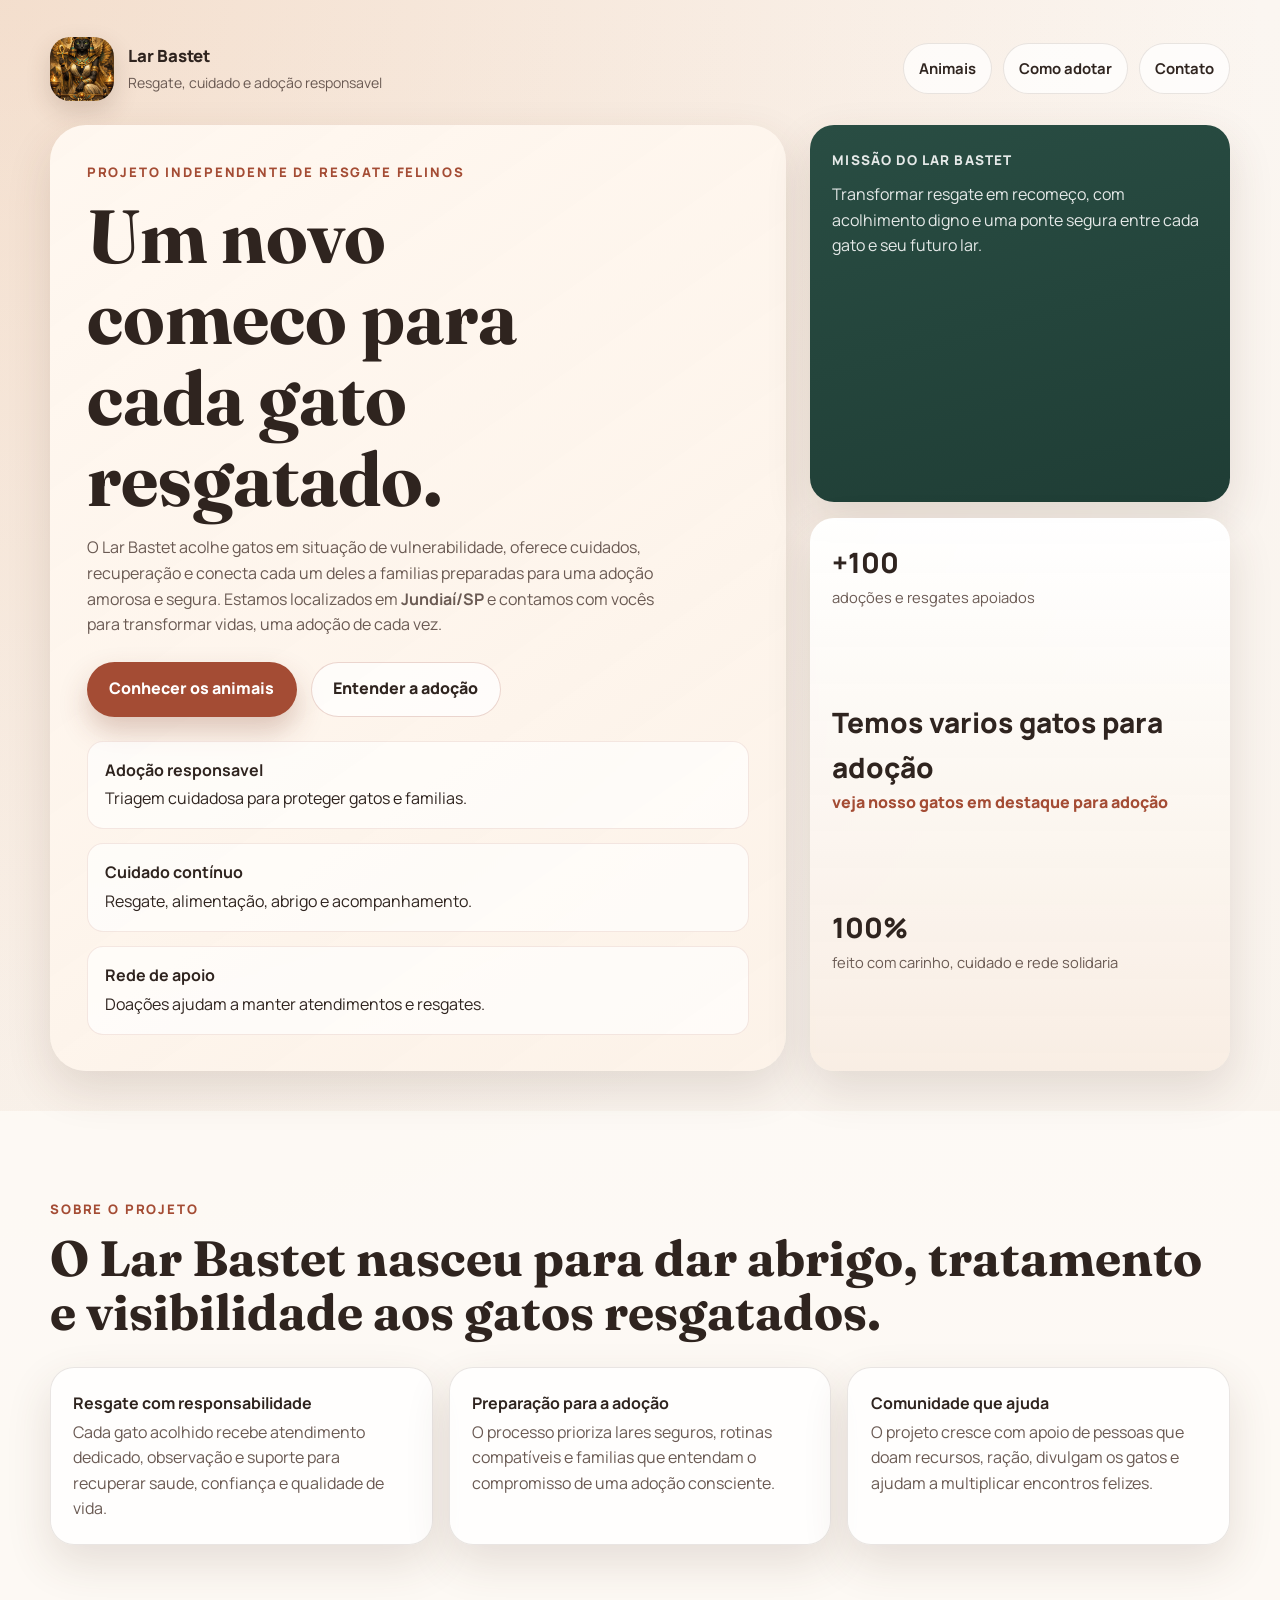
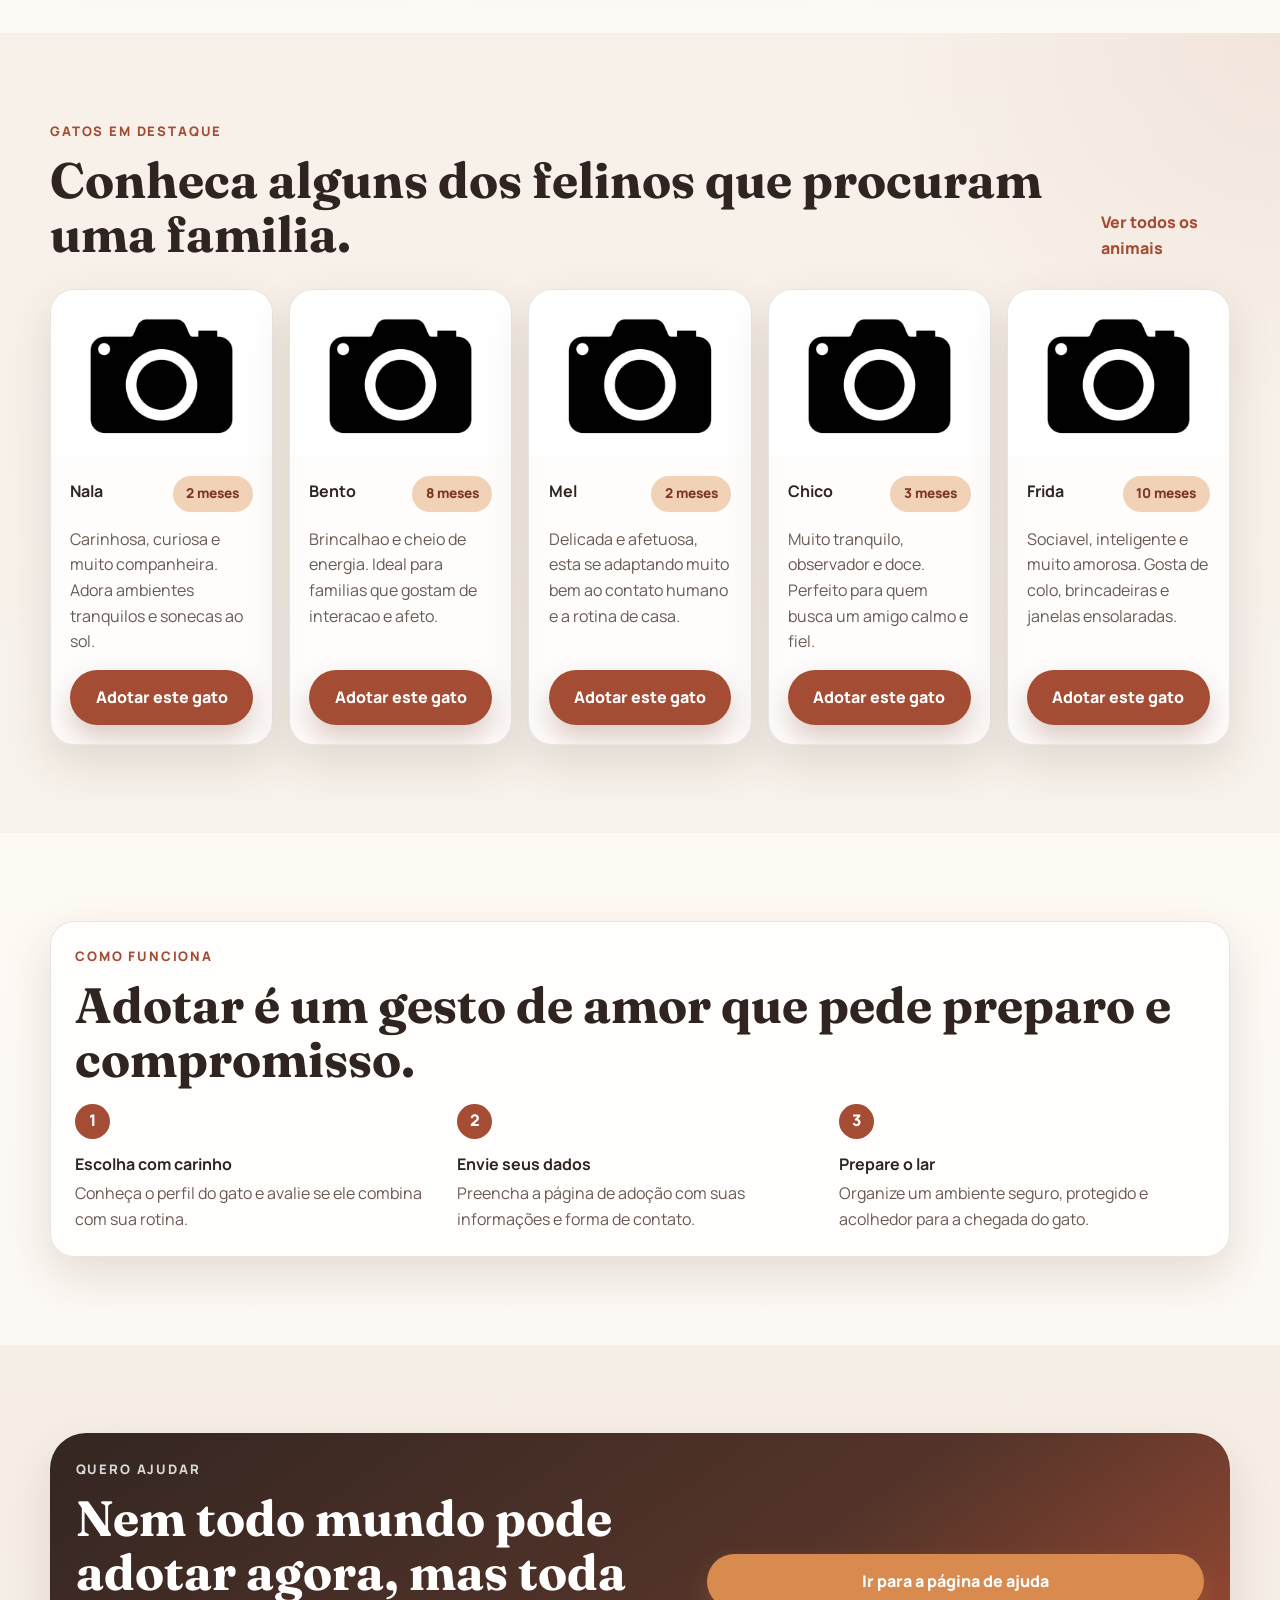
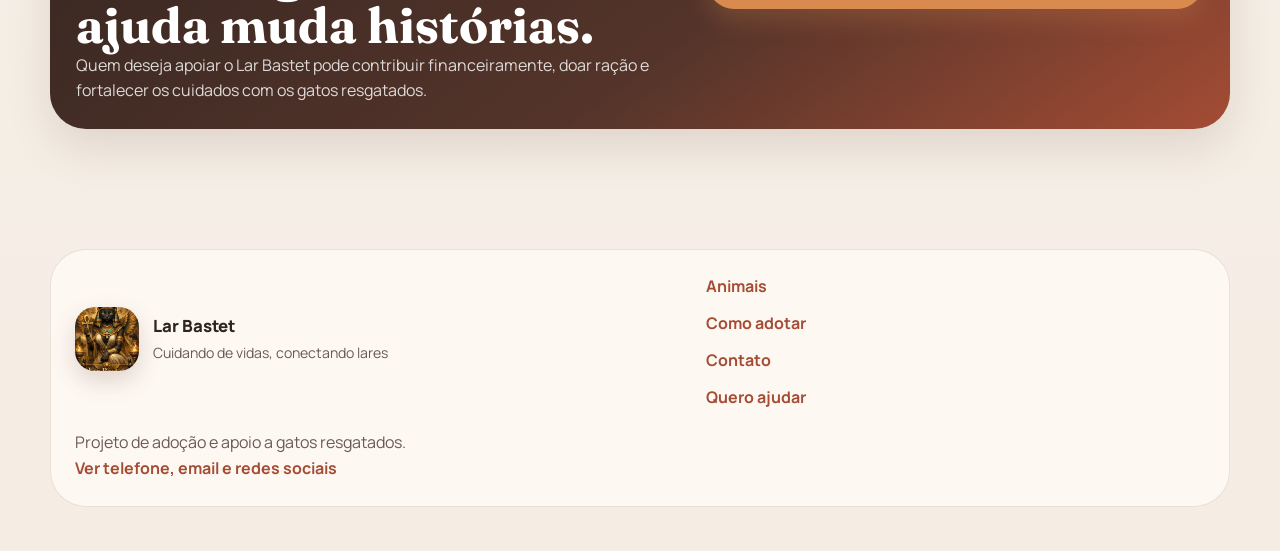
<file: index.html>
<!DOCTYPE html>
<html lang="pt-BR">
<head>
  <meta charset="UTF-8">
  <meta name="viewport" content="width=device-width, initial-scale=1.0">
  <title>Lar Bastet | Resgate e Adocao de Gatos</title>
  <link rel="icon" type="image/png" sizes="32x32" href="./src/img/logo.jpeg">
  <meta
    name="description"
    content="Lar Bastet e um projeto de resgate e adocao responsavel de gatos. Conheca nossos felinos, saiba como adotar e descubra como ajudar."
  >
  <link rel="preconnect" href="https://fonts.googleapis.com">
  <link rel="preconnect" href="https://fonts.gstatic.com" crossorigin>
  <link
    href="https://fonts.googleapis.com/css2?family=Fraunces:wght@600;700&family=Manrope:wght@400;500;600;700;800&display=swap"
    rel="stylesheet"
  >
  <link rel="stylesheet" href="./src/css/style.css">
</head>
<body>
  <header class="site-header">
    <div class="container">
      <div class="topbar">
        <a class="brand" href="./index.html" aria-label="Pagina inicial Lar Bastet">
          <img src="./src/img/logo.jpeg" alt="Logo do projeto Lar Bastet" class="brand-logo">
          <div class="brand-copy">
            <strong>Lar Bastet</strong>
            <span>Resgate, cuidado e adoção responsavel</span>
          </div>
        </a>

        <nav class="main-nav" aria-label="Principal">
          <a href="./animais.html">Animais</a>
          <a href="./como-adotar.html">Como adotar</a>
          <a href="./contato.html">Contato</a>
        </nav>
      </div>

      <section class="hero">
        <div class="hero-copy">
          <p class="eyebrow">Projeto independente de resgate felinos</p>
          <h1>Um novo comeco para cada gato resgatado.</h1>
          <p class="hero-text">
            O Lar Bastet acolhe gatos em situação de vulnerabilidade, oferece cuidados,
            recuperação e conecta cada um deles a familias preparadas para uma adoção amorosa e segura.
            Estamos localizados em <strong>Jundiaí/SP</strong> e contamos com vocês para transformar vidas, uma adoção de cada vez.
          </p>

          <div class="hero-actions">
            <a class="button button-primary" href="./animais.html">Conhecer os animais</a>
            <a class="button button-secondary" href="./como-adotar.html">Entender a adoção</a>
          </div>

          <ul class="hero-highlights" aria-label="Destaques do projeto">
            <li>
              <strong>Adoção responsavel</strong>
              <span>Triagem cuidadosa para proteger gatos e familias.</span>
            </li>
            <li>
              <strong>Cuidado contínuo</strong>
              <span>Resgate, alimentação, abrigo e acompanhamento.</span>
            </li>
            <li>
              <strong>Rede de apoio</strong>
              <span>Doações ajudam a manter atendimentos e resgates.</span>
            </li>
          </ul>
        </div>

        <aside class="hero-panel">
          <div class="panel-card panel-card-highlight">
            <span class="panel-label">Missão do Lar Bastet</span>
            <p>
              Transformar resgate em recomeço, com acolhimento digno e
              uma ponte segura entre cada gato e seu futuro lar.
            </p>
          </div>

          <div class="panel-card stats-card">
            <div>
              <strong>+100</strong>
              <span>adoções e resgates apoiados</span>
            </div>
            <div>
              <strong>Temos varios gatos para adoção</strong>
              <a href="./animais.html" class="text-link">veja nosso gatos em destaque para adoção</a>
            </div>
            <div>
              <strong>100%</strong>
              <span>feito com carinho, cuidado e rede solidaria</span>
            </div>
          </div>
        </aside>
      </section>
    </div>
  </header>

  <main>
    <section class="section section-light">
      <div class="container">
        <div class="section-heading">
          <p class="eyebrow">Sobre o projeto</p>
          <h2>O Lar Bastet nasceu para dar abrigo, tratamento e visibilidade aos gatos resgatados.</h2>
        </div>

        <div class="about-grid">
          <article class="about-card">
            <h3>Resgate com responsabilidade</h3>
            <p>
              Cada gato acolhido recebe atendimento dedicado, observação e suporte para recuperar
              saude, confiança e qualidade de vida.
            </p>
          </article>

          <article class="about-card">
            <h3>Preparação para a adoção</h3>
            <p>
              O processo prioriza lares seguros, rotinas compatíveis e familias que entendam
              o compromisso de uma adoção consciente.
            </p>
          </article>

          <article class="about-card">
            <h3>Comunidade que ajuda</h3>
            <p>
              O projeto cresce com apoio de pessoas que doam recursos, ração,
              divulgam os gatos e ajudam a multiplicar encontros felizes.
            </p>
          </article>
        </div>
      </div>
    </section>

    <section class="section featured-section">
      <div class="container">
        <div class="section-heading section-heading-inline">
          <div>
            <p class="eyebrow">Gatos em destaque</p>
            <h2>Conheca alguns dos felinos que procuram uma familia.</h2>
          </div>
          <a class="text-link" href="./animais.html">Ver todos os animais</a>
        </div>

        <div class="cat-grid">
          <article class="cat-card">
            <img src="./src/img/imagemEx.jpg" alt="Gata Nala disponivel para adocao">
            <div class="cat-card-content">
              <div class="cat-card-header">
                <h3>Nala</h3>
                <span>2 meses</span>
              </div>
              <p>Carinhosa, curiosa e muito companheira. Adora ambientes tranquilos e sonecas ao sol.</p>
              <a class="button button-primary button-full" href="./como-adotar.html">Adotar este gato</a>
            </div>
          </article>

          <article class="cat-card">
            <img src="./src/img/imagemEx.jpg" alt="Gato Bento disponivel para adocao">
            <div class="cat-card-content">
              <div class="cat-card-header">
                <h3>Bento</h3>
                <span>8 meses</span>
              </div>
              <p>Brincalhao e cheio de energia. Ideal para familias que gostam de interacao e afeto.</p>
              <a class="button button-primary button-full" href="./como-adotar.html">Adotar este gato</a>
            </div>
          </article>

          <article class="cat-card">
            <img src="./src/img/imagemEx.jpg" alt="Gata Mel disponivel para adocao">
            <div class="cat-card-content">
              <div class="cat-card-header">
                <h3>Mel</h3>
                <span>2 meses</span>
              </div>
              <p>Delicada e afetuosa, esta se adaptando muito bem ao contato humano e a rotina de casa.</p>
              <a class="button button-primary button-full" href="./como-adotar.html">Adotar este gato</a>
            </div>
          </article>

          <article class="cat-card">
            <img src="./src/img/imagemEx.jpg" alt="Gato Chico disponivel para adocao">
            <div class="cat-card-content">
              <div class="cat-card-header">
                <h3>Chico</h3>
                <span>3 meses</span>
              </div>
              <p>Muito tranquilo, observador e doce. Perfeito para quem busca um amigo calmo e fiel.</p>
              <a class="button button-primary button-full" href="./como-adotar.html">Adotar este gato</a>
            </div>
          </article>

          <article class="cat-card">
            <img src="./src/img/imagemEx.jpg" alt="Gata Frida disponivel para adocao">
            <div class="cat-card-content">
              <div class="cat-card-header">
                <h3>Frida</h3>
                <span>10 meses</span>
              </div>
              <p>Sociavel, inteligente e muito amorosa. Gosta de colo, brincadeiras e janelas ensolaradas.</p>
              <a class="button button-primary button-full" href="./como-adotar.html">Adotar este gato</a>
            </div>
          </article>
        </div>
      </div>
    </section>

    <section class="section section-light">
      <div class="container">
        <div class="adoption-box">
          <div>
            <p class="eyebrow">Como funciona</p>
            <h2>Adotar é um gesto de amor que pede preparo e compromisso.</h2>
          </div>

          <div class="adoption-steps">
            <article>
              <span>1</span>
              <h3>Escolha com carinho</h3>
              <p>Conheça o perfil do gato e avalie se ele combina com sua rotina.</p>
            </article>
            <article>
              <span>2</span>
              <h3>Envie seus dados</h3>
              <p>Preencha a página de adoção com suas informações e forma de contato.</p>
            </article>
            <article>
              <span>3</span>
              <h3>Prepare o lar</h3>
              <p>Organize um ambiente seguro, protegido e acolhedor para a chegada do gato.</p>
            </article>
          </div>
        </div>
      </div>
    </section>

    <section class="section support-section">
      <div class="container support-box">
        <div>
          <p class="eyebrow">Quero ajudar</p>
          <h2>Nem todo mundo pode adotar agora, mas toda ajuda muda histórias.</h2>
          <p>
            Quem deseja apoiar o Lar Bastet pode contribuir financeiramente,
            doar ração e fortalecer os cuidados com os gatos resgatados.
          </p>
        </div>

        <a class="button button-accent" href="./quero-ajudar.html">Ir para a página de ajuda</a>
      </div>
    </section>
  </main>

  <footer class="site-footer">
    <div class="container footer-grid">
      <div>
        <a class="brand brand-footer" href="./index.html">
          <img src="./src/img/logo.jpeg" alt="Logo do Lar Bastet" class="brand-logo">
          <div class="brand-copy">
            <strong>Lar Bastet</strong>
            <span>Cuidando de vidas, conectando lares</span>
          </div>
        </a>
      </div>

      <div class="footer-links">
        <a href="./animais.html">Animais</a>
        <a href="./como-adotar.html">Como adotar</a>
        <a href="./contato.html">Contato</a>
        <a href="./quero-ajudar.html">Quero ajudar</a>
      </div>

      <div class="footer-contact">
        <p>Projeto de adoção e apoio a gatos resgatados.</p>
        <a href="./contato.html">Ver telefone, email e redes sociais</a>
      </div>
    </div>
  </footer>
</body>
</html>
</file>
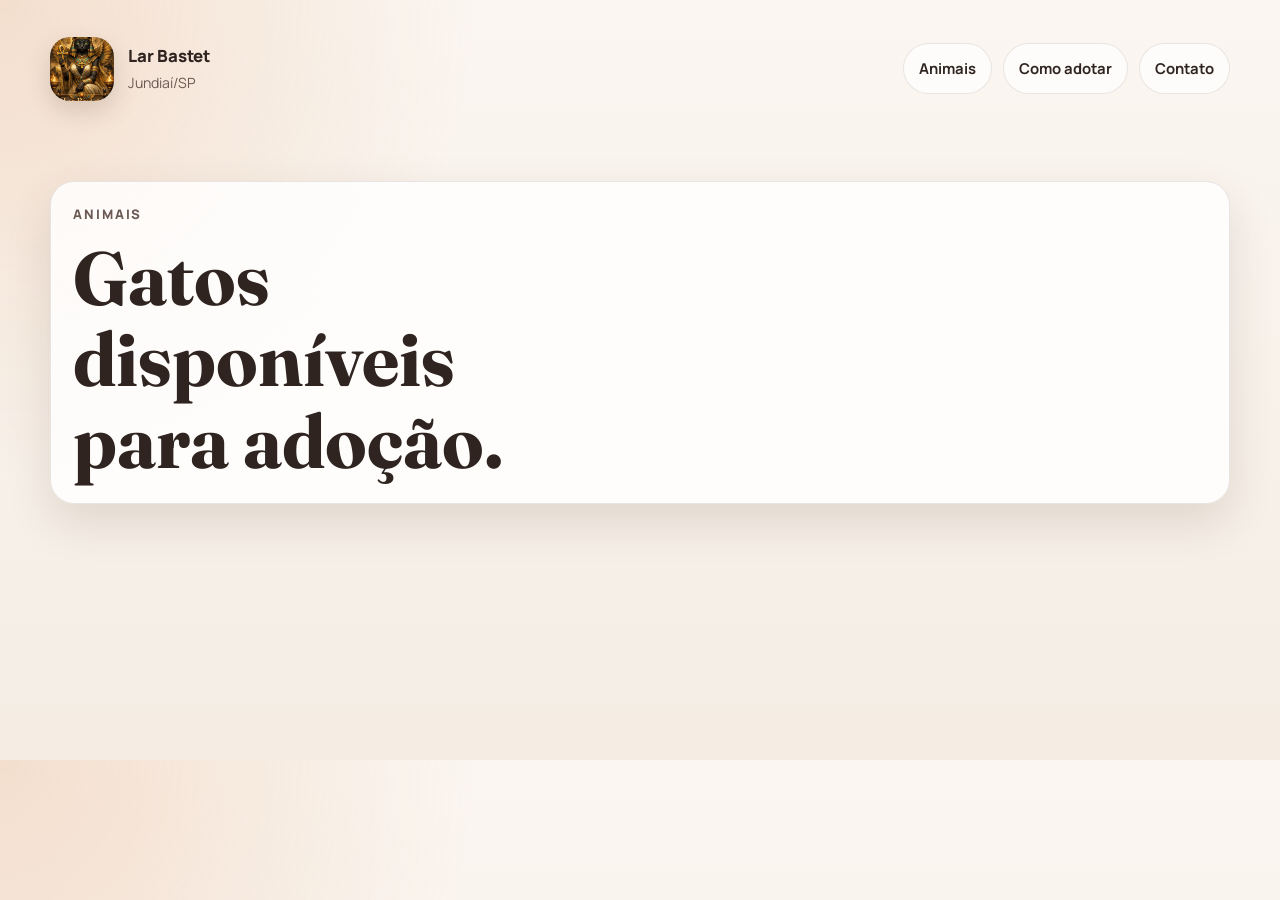
<file: animais.html>
<!DOCTYPE html>
<html lang="pt-BR">
<head>
  <meta charset="UTF-8">
  <meta name="viewport" content="width=device-width, initial-scale=1.0">
  <title>Animais | Lar Bastet</title>
  <link rel="icon" type="image/png" sizes="32x32" href="./src/img/logo.jpeg">
  <link rel="preconnect" href="https://fonts.googleapis.com">
  <link rel="preconnect" href="https://fonts.gstatic.com" crossorigin>
  <link
    href="https://fonts.googleapis.com/css2?family=Fraunces:wght@600;700&family=Manrope:wght@400;500;600;700;800&display=swap"
    rel="stylesheet"
  >
  <link rel="stylesheet" href="./src/css/style.css">
</head>
<body>
  <header class="site-header">
    <div class="container topbar">
      <a class="brand" href="./index.html">
        <img src="./src/img/logo.jpeg" alt="Logo do Lar Bastet" class="brand-logo">
        <div class="brand-copy">
          <strong>Lar Bastet</strong>
          <span>Jundiaí/SP</span>
        </div>
      </a>

      <nav class="main-nav" aria-label="Principal">
        <a href="./animais.html">Animais</a>
        <a href="./como-adotar.html">Como adotar</a>
        <a href="./contato.html">Contato</a>
      </nav>
    </div>
  </header>

  <main class="page-main">
    <section class="page-hero">
      <div class="container page-panel">
        <div>
          <p class="eyebrow">Animais</p>
          <h1>Gatos disponíveis para adoção.</h1>
        </div>
      </div>
    </section>

    <section class="section">
      <div class="container cat-grid" id="cat-grid">
      </div>
    </section>

    <script>
      fetch('http://127.0.0.1:8000/api/gatos/')
        .then(res => res.json())
        .then(gatos => {
          const grid = document.getElementById('cat-grid');
          gatos.forEach(gato => {
            const sexo = gato.sexo === 'M' ? 'Macho' : 'Fêmea';
            const idade = gato.idade ? gato.idade + ' ano(s)' : 'Idade desconhecida';
            const foto = gato.foto ? gato.foto : './src/img/imagemEx.jpg';
            grid.innerHTML += `
              <article class="cat-card">
                <img src="${foto}" alt="Gato disponível">
                <div class="cat-card-content">
                  <div class="cat-card-header">
                    <h3>${sexo} · ${gato.cor}</h3>
                    <span>${idade}</span>
                  </div>
                  <p>${gato.descricao || 'Sem descrição.'}</p>
                  <a class="button button-primary button-full" href="./como-adotar.html">Quero adotar</a>
                </div>
              </article>
            `;
          });
        });
    </script>
  </main>
</body>
</html>
</file>
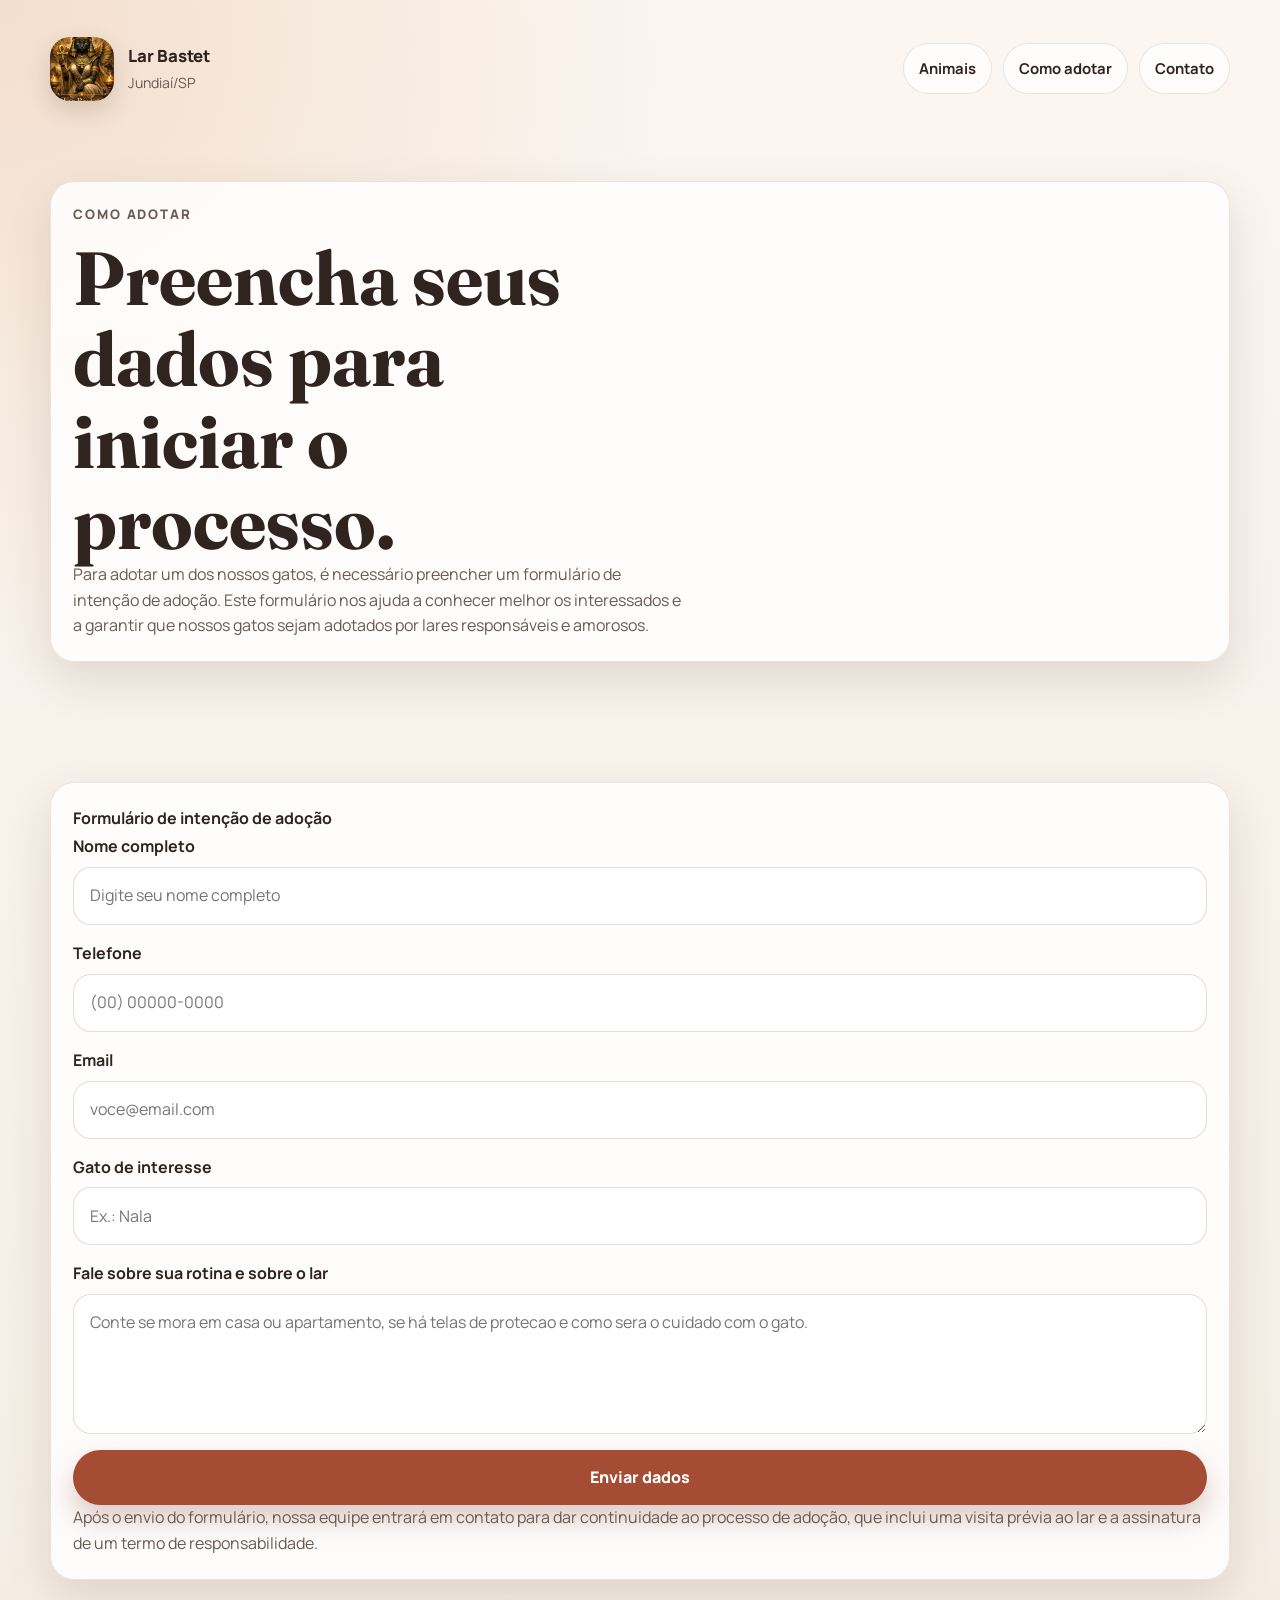
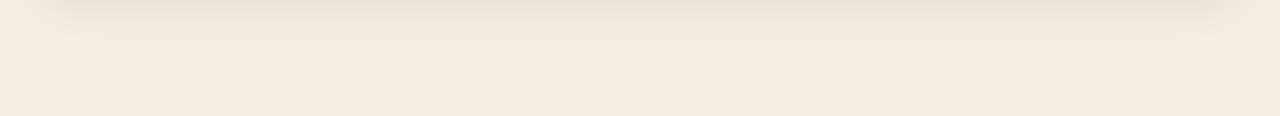
<file: como-adotar.html>
<!DOCTYPE html>
<html lang="pt-BR">
<head>
  <meta charset="UTF-8">
  <meta name="viewport" content="width=device-width, initial-scale=1.0">
  <title>Como Adotar | Lar Bastet</title>
  <link rel="icon" type="image/png" sizes="32x32" href="./src/img/logo.jpeg">
  <link rel="preconnect" href="https://fonts.googleapis.com">
  <link rel="preconnect" href="https://fonts.gstatic.com" crossorigin>
  <link
    href="https://fonts.googleapis.com/css2?family=Fraunces:wght@600;700&family=Manrope:wght@400;500;600;700;800&display=swap"
    rel="stylesheet"
  >
  <link rel="stylesheet" href="./src/css/style.css">
</head>
<body>
  <header class="site-header">
    <div class="container topbar">
      <a class="brand" href="./index.html">
        <img src="./src/img/logo.jpeg" alt="Logo do Lar Bastet" class="brand-logo">
        <div class="brand-copy">
          <strong>Lar Bastet</strong>
          <span>Jundiaí/SP</span>
        </div>
      </a>

      <nav class="main-nav" aria-label="Principal">
        <a href="./animais.html">Animais</a>
        <a href="./como-adotar.html">Como adotar</a>
        <a href="./contato.html">Contato</a>
      </nav>
    </div>
  </header>

  <main class="page-main">
    <section class="page-hero">
      <div class="container page-panel">
        <div>
          <p class="eyebrow">Como adotar</p>
          <h1>Preencha seus dados para iniciar o processo.</h1>
          <p>
            Para adotar um dos nossos gatos, é necessário preencher um formulário de intenção de adoção.
            Este formulário nos ajuda a conhecer melhor os interessados e a garantir que nossos gatos sejam adotados por lares responsáveis e amorosos.
          </p>
        </div>
      </div>
    </section>

    <section class="section">
      <div class="container form-card">
        <h3>Formulário de intenção de adoção</h3>

        <form class="form-grid">
          <div class="field">
            <label for="nome">Nome completo</label>
            <input id="nome" name="nome" type="text" placeholder="Digite seu nome completo">
          </div>

          <div class="field">
            <label for="telefone">Telefone</label>
            <input id="telefone" name="telefone" type="tel" placeholder="(00) 00000-0000">
          </div>

          <div class="field">
            <label for="email">Email</label>
            <input id="email" name="email" type="email" placeholder="voce@email.com">
          </div>

          <div class="field">
            <label for="animal">Gato de interesse</label>
            <input id="animal" name="animal" type="text" placeholder="Ex.: Nala">
          </div>

          <div class="field">
            <label for="mensagem">Fale sobre sua rotina e sobre o lar</label>
            <textarea id="mensagem" name="mensagem" placeholder="Conte se mora em casa ou apartamento, se há telas de protecao e como sera o cuidado com o gato."></textarea>
          </div>

          <button class="button button-primary" type="submit">Enviar dados</button>
        </form>
        <p>
          Após o envio do formulário, nossa equipe entrará em contato para dar continuidade ao processo de adoção, que inclui uma visita prévia ao lar e a assinatura de um termo de responsabilidade.
        </p>
      </div>
    </section>
  </main>
</body>
</html>
</file>
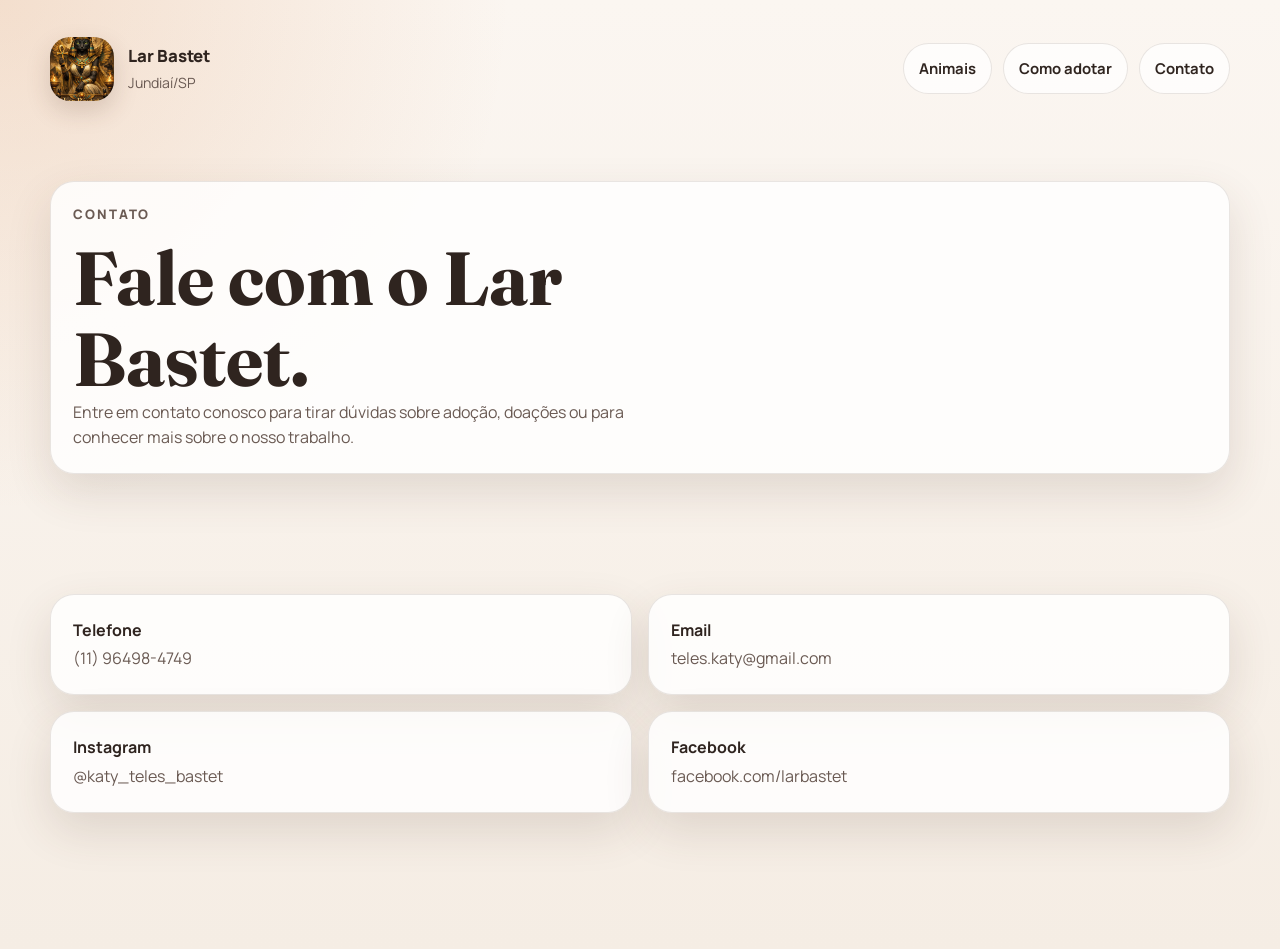
<file: contato.html>
<!DOCTYPE html>
<html lang="pt-BR">
<head>
  <meta charset="UTF-8">
  <meta name="viewport" content="width=device-width, initial-scale=1.0">
  <title>Contato | Lar Bastet</title>
  <link rel="icon" type="image/png" sizes="32x32" href="./src/img/logo.jpeg">
  <link rel="preconnect" href="https://fonts.googleapis.com">
  <link rel="preconnect" href="https://fonts.gstatic.com" crossorigin>
  <link
    href="https://fonts.googleapis.com/css2?family=Fraunces:wght@600;700&family=Manrope:wght@400;500;600;700;800&display=swap"
    rel="stylesheet"
  >
  <link rel="stylesheet" href="./src/css/style.css">
</head>
<body>
  <header class="site-header">
    <div class="container topbar">
      <a class="brand" href="./index.html">
        <img src="./src/img/logo.jpeg" alt="Logo do Lar Bastet" class="brand-logo">
        <div class="brand-copy">
          <strong>Lar Bastet</strong>
          <span>Jundiaí/SP</span>
        </div>
      </a>

      <nav class="main-nav" aria-label="Principal">
        <a href="./animais.html">Animais</a>
        <a href="./como-adotar.html">Como adotar</a>
        <a href="./contato.html">Contato</a>
      </nav>
    </div>
  </header>

  <main class="page-main">
    <section class="page-hero">
      <div class="container page-panel">
        <div>
          <p class="eyebrow">Contato</p>
          <h1>Fale com o Lar Bastet.</h1>
          <p>
            Entre em contato conosco para tirar dúvidas sobre adoção, doações ou para conhecer mais sobre o nosso trabalho.
          </p>
        </div>

        
      </div>
    </section>

    <section class="section">
      <div class="container contact-grid">
        <article class="contact-card">
          <h3>Telefone</h3>
          <p>(11) 96498-4749</p>
        </article>

        <article class="contact-card">
          <h3>Email</h3>
          <p>teles.katy@gmail.com</p>
        </article>

        <article class="contact-card">
          <h3>Instagram</h3>
          <p><a href="https://www.instagram.com/katy_teles_bastet" target="_blank" rel="noopener noreferrer">@katy_teles_bastet</a></p>
        </article>

        <article class="contact-card">
          <h3>Facebook</h3>
          <p><a href="https://www.facebook.com/larbastet" target="_blank" rel="noopener noreferrer">facebook.com/larbastet</a></p>
        </article>
      </div>
    </section>
  </main>
</body>
</html>
</file>
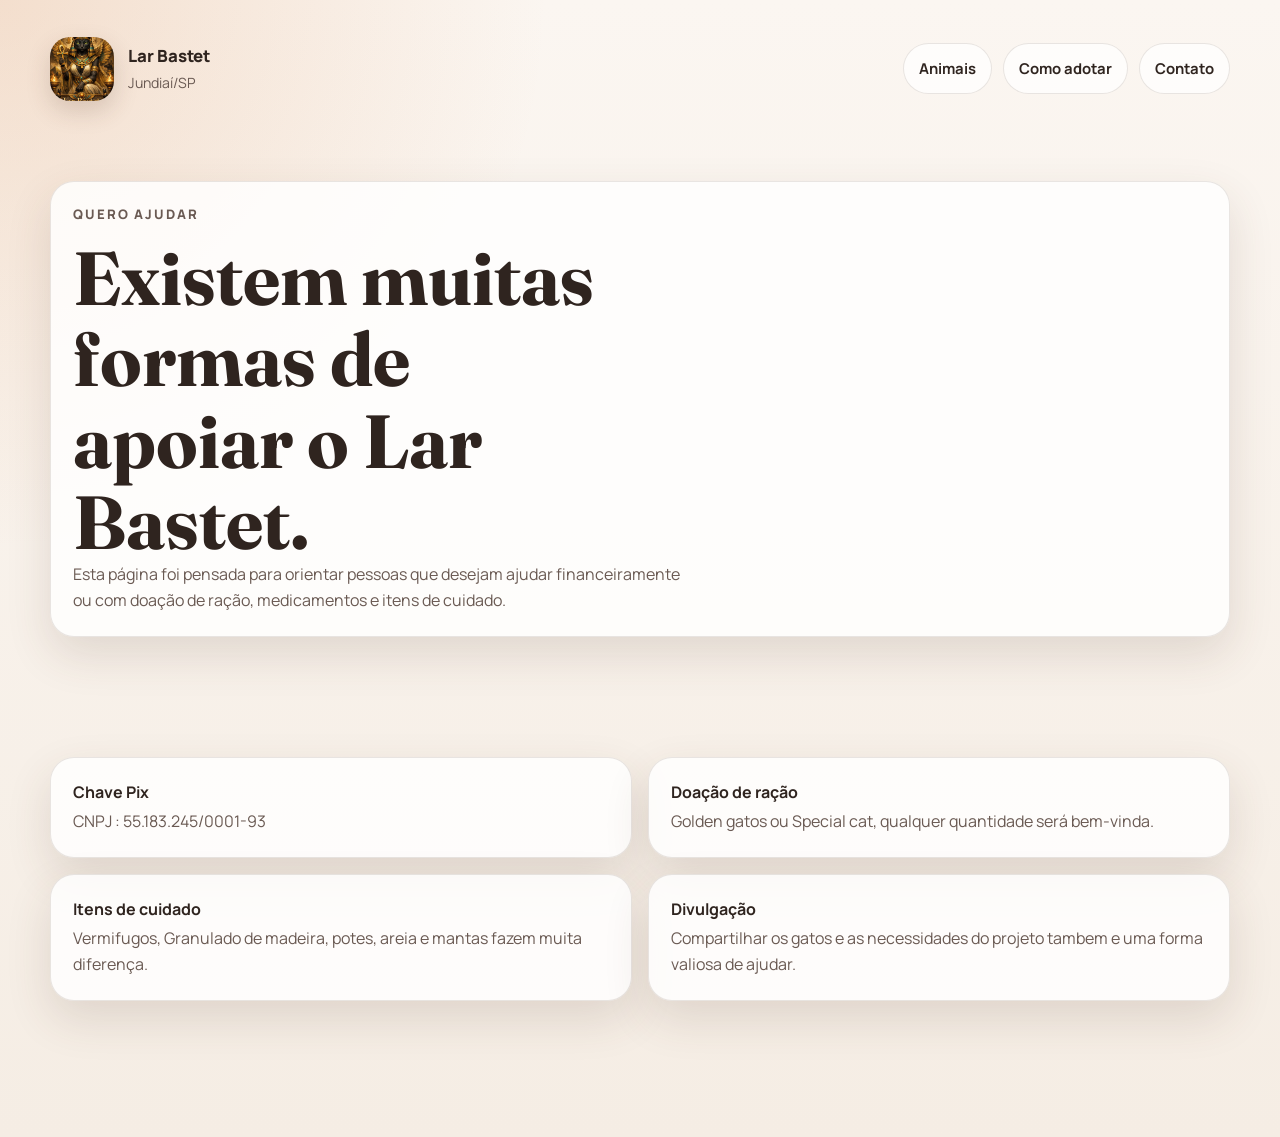
<file: quero-ajudar.html>
<!DOCTYPE html>
<html lang="pt-BR">
<head>
  <meta charset="UTF-8">
  <meta name="viewport" content="width=device-width, initial-scale=1.0">
  <title>Quero Ajudar | Lar Bastet</title>
  <link rel="icon" type="image/png" sizes="32x32" href="./src/img/logo.jpeg">
  <link rel="preconnect" href="https://fonts.googleapis.com">
  <link rel="preconnect" href="https://fonts.gstatic.com" crossorigin>
  <link
    href="https://fonts.googleapis.com/css2?family=Fraunces:wght@600;700&family=Manrope:wght@400;500;600;700;800&display=swap"
    rel="stylesheet"
  >
  <link rel="stylesheet" href="./src/css/style.css">
</head>
<body>
  <header class="site-header">
    <div class="container topbar">
      <a class="brand" href="./index.html">
        <img src="./src/img/logo.jpeg" alt="Logo do Lar Bastet" class="brand-logo">
        <div class="brand-copy">
          <strong>Lar Bastet</strong>
          <span>Jundiaí/SP</span>
        </div>
      </a>

      <nav class="main-nav" aria-label="Principal">
        <a href="./animais.html">Animais</a>
        <a href="./como-adotar.html">Como adotar</a>
        <a href="./contato.html">Contato</a>
      </nav>
    </div>
  </header>

  <main class="page-main">
    <section class="page-hero">
      <div class="container page-panel">
        <div>
          <p class="eyebrow">Quero ajudar</p>
          <h1>Existem muitas formas de apoiar o Lar Bastet.</h1>
          <p>
            Esta página foi pensada para orientar pessoas que desejam ajudar financeiramente
            ou com doação de ração, medicamentos e itens de cuidado.
          </p>
        </div>
      </div>
    </section>

    <section class="section">
      <div class="container donation-grid">
        <article class="donation-card">
          <h3>Chave Pix</h3>
          <p>CNPJ : 55.183.245/0001-93</p>
        </article>

        <article class="donation-card">
          <h3>Doação de ração</h3>
          <p>Golden gatos ou Special cat, qualquer quantidade será bem-vinda.</p>
        </article>

        <article class="donation-card">
          <h3>Itens de cuidado</h3>
          <p>Vermifugos, Granulado de madeira, potes, areia e mantas fazem muita diferença.</p>
        </article>

        <article class="donation-card">
          <h3>Divulgação</h3>
          <p>Compartilhar os gatos e as necessidades do projeto tambem e uma forma valiosa de ajudar.</p>
        </article>
      </div>
    </section>
  </main>
</body>
</html>
</file>
<file: src/css/style.css>
:root {
  --bg: #f8f2eb;
  --surface: #fffaf5;
  --surface-strong: #fff;
  --surface-muted: #f1e6db;
  --text: #2f241f;
  --text-soft: #6a5a53;
  --line: rgba(79, 52, 38, 0.12);
  --primary: #a44c34;
  --primary-dark: #7d3725;
  --accent: #d98b4f;
  --accent-soft: #f1d2b7;
  --success: #294d43;
  --shadow: 0 18px 45px rgba(86, 55, 42, 0.14);
  --radius-sm: 16px;
  --radius-md: 24px;
  --radius-lg: 36px;
  --container: 1180px;
}

* {
  box-sizing: border-box;
  margin: 0;
  padding: 0;
}

html {
  scroll-behavior: smooth;
}

body {
  min-width: 320px;
  background:
    radial-gradient(circle at top left, rgba(217, 139, 79, 0.22), transparent 32%),
    linear-gradient(180deg, #fbf6f1 0%, #f5ede4 100%);
  color: var(--text);
  font-family: "Manrope", sans-serif;
  line-height: 1.6;
}

img {
  display: block;
  max-width: 100%;
}

a {
  color: inherit;
  text-decoration: none;
}

button,
input,
textarea {
  font: inherit;
}

.container {
  width: min(calc(100% - 2rem), var(--container));
  margin: 0 auto;
}

.site-header {
  padding: 1rem 0 2.5rem;
}

.topbar {
  display: flex;
  flex-direction: column;
  gap: 1rem;
  padding: 1rem 0 1.5rem;
}

.brand {
  display: inline-flex;
  align-items: center;
  gap: 0.9rem;
  width: fit-content;
}

.brand-logo {
  width: 64px;
  height: 64px;
  border-radius: 20px;
  object-fit: cover;
  box-shadow: 0 10px 24px rgba(84, 50, 34, 0.18);
}

.brand-copy {
  display: flex;
  flex-direction: column;
  gap: 0.1rem;
}

.brand-copy strong {
  font-size: 1.05rem;
  font-weight: 800;
}

.brand-copy span {
  color: var(--text-soft);
  font-size: 0.88rem;
}

.main-nav {
  display: grid;
  grid-template-columns: repeat(3, minmax(0, 1fr));
  gap: 0.65rem;
}

.main-nav a {
  border: 1px solid var(--line);
  border-radius: 999px;
  background: rgba(255, 255, 255, 0.72);
  padding: 0.8rem 0.95rem;
  text-align: center;
  font-size: 0.93rem;
  font-weight: 700;
  transition: transform 0.25s ease, background-color 0.25s ease, border-color 0.25s ease;
}

.main-nav a:hover,
.main-nav a:focus-visible {
  background: var(--surface-strong);
  border-color: rgba(164, 76, 52, 0.3);
  transform: translateY(-2px);
}

.hero {
  display: grid;
  gap: 1.5rem;
}

.hero-copy,
.hero-panel {
  border-radius: var(--radius-lg);
  backdrop-filter: blur(6px);
}

.hero-copy {
  padding: 1.75rem;
  background: linear-gradient(145deg, rgba(255, 248, 241, 0.95), rgba(252, 242, 232, 0.88));
  box-shadow: var(--shadow);
}

.eyebrow {
  margin-bottom: 0.75rem;
  color: var(--primary);
  font-size: 0.82rem;
  font-weight: 800;
  letter-spacing: 0.14em;
  text-transform: uppercase;
}

h1,
h2 {
  font-family: "Fraunces", serif;
  line-height: 1.08;
}

h1 {
  font-size: clamp(2.3rem, 6vw, 4.7rem);
  max-width: 11ch;
}

h2 {
  font-size: clamp(1.8rem, 5vw, 3.1rem);
}

.hero-text,
.section-heading p:last-child,
.about-card p,
.cat-card p,
.adoption-steps p,
.support-box p,
.footer-contact p,
.page-panel p,
.contact-card p,
.donation-card p,
.form-card p {
  color: var(--text-soft);
}

.hero-text {
  max-width: 60ch;
  margin-top: 1rem;
  font-size: 1rem;
}

.hero-actions {
  display: flex;
  flex-direction: column;
  gap: 0.85rem;
  margin-top: 1.5rem;
}

.button {
  display: inline-flex;
  align-items: center;
  justify-content: center;
  min-height: 3.25rem;
  border-radius: 999px;
  padding: 0.85rem 1.35rem;
  border: 1px solid transparent;
  font-weight: 800;
  transition: transform 0.25s ease, box-shadow 0.25s ease, background-color 0.25s ease;
}

.button:hover,
.button:focus-visible {
  transform: translateY(-2px);
}

.button-primary {
  background: var(--primary);
  color: #fff;
  box-shadow: 0 14px 28px rgba(125, 55, 37, 0.25);
}

.button-primary:hover,
.button-primary:focus-visible {
  background: var(--primary-dark);
}

.button-secondary {
  border-color: rgba(164, 76, 52, 0.22);
  background: rgba(255, 255, 255, 0.7);
  color: var(--text);
}

.button-accent {
  background: var(--accent);
  color: #fff;
  box-shadow: 0 12px 24px rgba(217, 139, 79, 0.24);
}

.button-full {
  width: 100%;
}

.hero-highlights {
  display: grid;
  gap: 0.9rem;
  margin-top: 1.5rem;
  list-style: none;
}

.hero-highlights li {
  padding: 1rem 1.1rem;
  border: 1px solid rgba(164, 76, 52, 0.12);
  border-radius: var(--radius-sm);
  background: rgba(255, 255, 255, 0.64);
}

.hero-highlights strong,
.cat-card h3,
.about-card h3,
.adoption-steps h3,
.contact-card h3,
.donation-card h3,
.form-card h3 {
  display: block;
  margin-bottom: 0.2rem;
  font-size: 1rem;
}

.hero-panel {
  display: grid;
  gap: 1rem;
}

.panel-card {
  padding: 1.4rem;
  border-radius: var(--radius-md);
  box-shadow: var(--shadow);
}

.panel-card-highlight {
  background: linear-gradient(165deg, var(--success), #1f3d35);
  color: #fff;
}

.panel-card-highlight p,
.panel-card-highlight .panel-label {
  color: rgba(255, 255, 255, 0.88);
}

.panel-label {
  display: inline-block;
  margin-bottom: 0.65rem;
  font-size: 0.84rem;
  font-weight: 800;
  letter-spacing: 0.08em;
  text-transform: uppercase;
}

.stats-card {
  display: grid;
  gap: 1rem;
  background: linear-gradient(180deg, rgba(255, 255, 255, 0.96), rgba(248, 237, 226, 0.9));
}

.stats-card strong {
  display: block;
  font-size: 1.75rem;
  font-weight: 800;
}

.stats-card span {
  color: var(--text-soft);
  font-size: 0.92rem;
}

.section {
  padding: 4rem 0;
}

.section-light {
  background: rgba(255, 252, 248, 0.72);
}

.section-heading {
  margin-bottom: 1.75rem;
}

.section-heading-inline {
  display: flex;
  flex-direction: column;
  gap: 1rem;
}

.text-link {
  width: fit-content;
  color: var(--primary);
  font-weight: 800;
}

.about-grid,
.cat-grid,
.adoption-steps,
.contact-grid,
.donation-grid {
  display: grid;
  gap: 1rem;
}

.about-card,
.cat-card,
.adoption-box,
.page-panel,
.contact-card,
.donation-card,
.form-card {
  border: 1px solid var(--line);
  border-radius: var(--radius-md);
  background: rgba(255, 255, 255, 0.82);
  box-shadow: var(--shadow);
}

.about-card {
  padding: 1.4rem;
}

.featured-section {
  background:
    radial-gradient(circle at right top, rgba(169, 87, 58, 0.08), transparent 26%),
    linear-gradient(180deg, rgba(245, 235, 224, 0.2), rgba(248, 244, 238, 0.65));
}

.cat-card {
  overflow: hidden;
  display: flex;
  flex-direction: column;
}

.cat-card img {
  width: 100%;
  aspect-ratio: 4 / 3;
  object-fit: cover;
}

.cat-card-content {
  display: flex;
  flex-direction: column;
  gap: 0.95rem;
  padding: 1.2rem;
  flex: 1;
}

.cat-card-content .button {
  margin-top: auto;
}

.cat-card-header {
  display: flex;
  align-items: center;
  justify-content: space-between;
  gap: 0.75rem;
}

.cat-card-header span {
  border-radius: 999px;
  background: var(--accent-soft);
  padding: 0.45rem 0.85rem;
  font-size: 0.85rem;
  font-weight: 800;
  color: var(--primary-dark);
}

.adoption-box {
  padding: 1.5rem;
}

.adoption-steps article {
  padding-top: 1.1rem;
}

.adoption-steps span {
  display: inline-flex;
  align-items: center;
  justify-content: center;
  width: 2.2rem;
  height: 2.2rem;
  margin-bottom: 0.85rem;
  border-radius: 999px;
  background: var(--primary);
  color: #fff;
  font-weight: 800;
}

.support-section {
  padding-top: 0;
}

.support-box {
  display: grid;
  gap: 1.5rem;
  padding: 1.6rem;
  border-radius: var(--radius-lg);
  background: linear-gradient(145deg, #342621, #54342a 58%, #a44c34 100%);
  color: #fff;
  box-shadow: var(--shadow);
}

.support-box .eyebrow,
.support-box p {
  color: rgba(255, 255, 255, 0.82);
}

.site-footer {
  padding: 2rem 0 2.8rem;
}

.footer-grid {
  display: grid;
  gap: 1.25rem;
  padding: 1.5rem;
  border: 1px solid var(--line);
  border-radius: var(--radius-lg);
  background: rgba(255, 250, 245, 0.88);
}

.brand-footer .brand-copy span {
  color: var(--text-soft);
}

.footer-links {
  display: grid;
  gap: 0.7rem;
}

.footer-links a,
.footer-contact a {
  color: var(--primary);
  font-weight: 700;
}

.page-main {
  padding-bottom: 3rem;
}

.page-hero {
  padding: 1rem 0 2rem;
}

.page-panel,
.form-card,
.donation-card,
.contact-card {
  padding: 1.4rem;
}

.page-panel {
  display: grid;
  gap: 1.2rem;
}

.contact-list,
.simple-list {
  display: grid;
  gap: 0.7rem;
  list-style: none;
}

.simple-list li,
.contact-list li {
  color: var(--text-soft);
}

.form-grid {
  display: grid;
  gap: 1rem;
}

.field {
  display: grid;
  gap: 0.45rem;
}

.field label {
  font-weight: 700;
}

.field input,
.field textarea {
  width: 100%;
  border: 1px solid rgba(79, 52, 38, 0.16);
  border-radius: 18px;
  background: #fff;
  padding: 0.95rem 1rem;
  color: var(--text);
}

.field textarea {
  min-height: 140px;
  resize: vertical;
}

.help-note {
  font-size: 0.92rem;
  color: var(--text-soft);
}

@media (min-width: 700px) {
  .site-header {
    padding-top: 1.3rem;
  }

  .hero-actions {
    flex-direction: row;
    flex-wrap: wrap;
  }

  .about-grid,
  .contact-grid,
  .donation-grid {
    grid-template-columns: repeat(2, minmax(0, 1fr));
  }

  .cat-grid {
    grid-template-columns: repeat(2, minmax(0, 1fr));
  }

  .adoption-steps {
    grid-template-columns: repeat(3, minmax(0, 1fr));
  }
}

@media (min-width: 960px) {
  .topbar {
    flex-direction: row;
    align-items: center;
    justify-content: space-between;
  }

  .main-nav {
    width: auto;
    grid-template-columns: repeat(3, auto);
  }

  .hero {
    grid-template-columns: minmax(0, 1.4fr) minmax(320px, 0.8fr);
    align-items: stretch;
  }

  .hero-copy {
    padding: 2.3rem;
  }

  .section {
    padding: 5.5rem 0;
  }

  .section-heading-inline {
    flex-direction: row;
    align-items: end;
    justify-content: space-between;
  }

  .about-grid {
    grid-template-columns: repeat(3, minmax(0, 1fr));
  }

  .cat-grid {
    grid-template-columns: repeat(3, minmax(0, 1fr));
  }

  .support-box,
  .footer-grid,
  .page-panel {
    grid-template-columns: 1.1fr 0.9fr;
    align-items: center;
  }
}

@media (min-width: 1180px) {
  .cat-grid {
    grid-template-columns: repeat(5, minmax(0, 1fr));
  }
}
</file>
